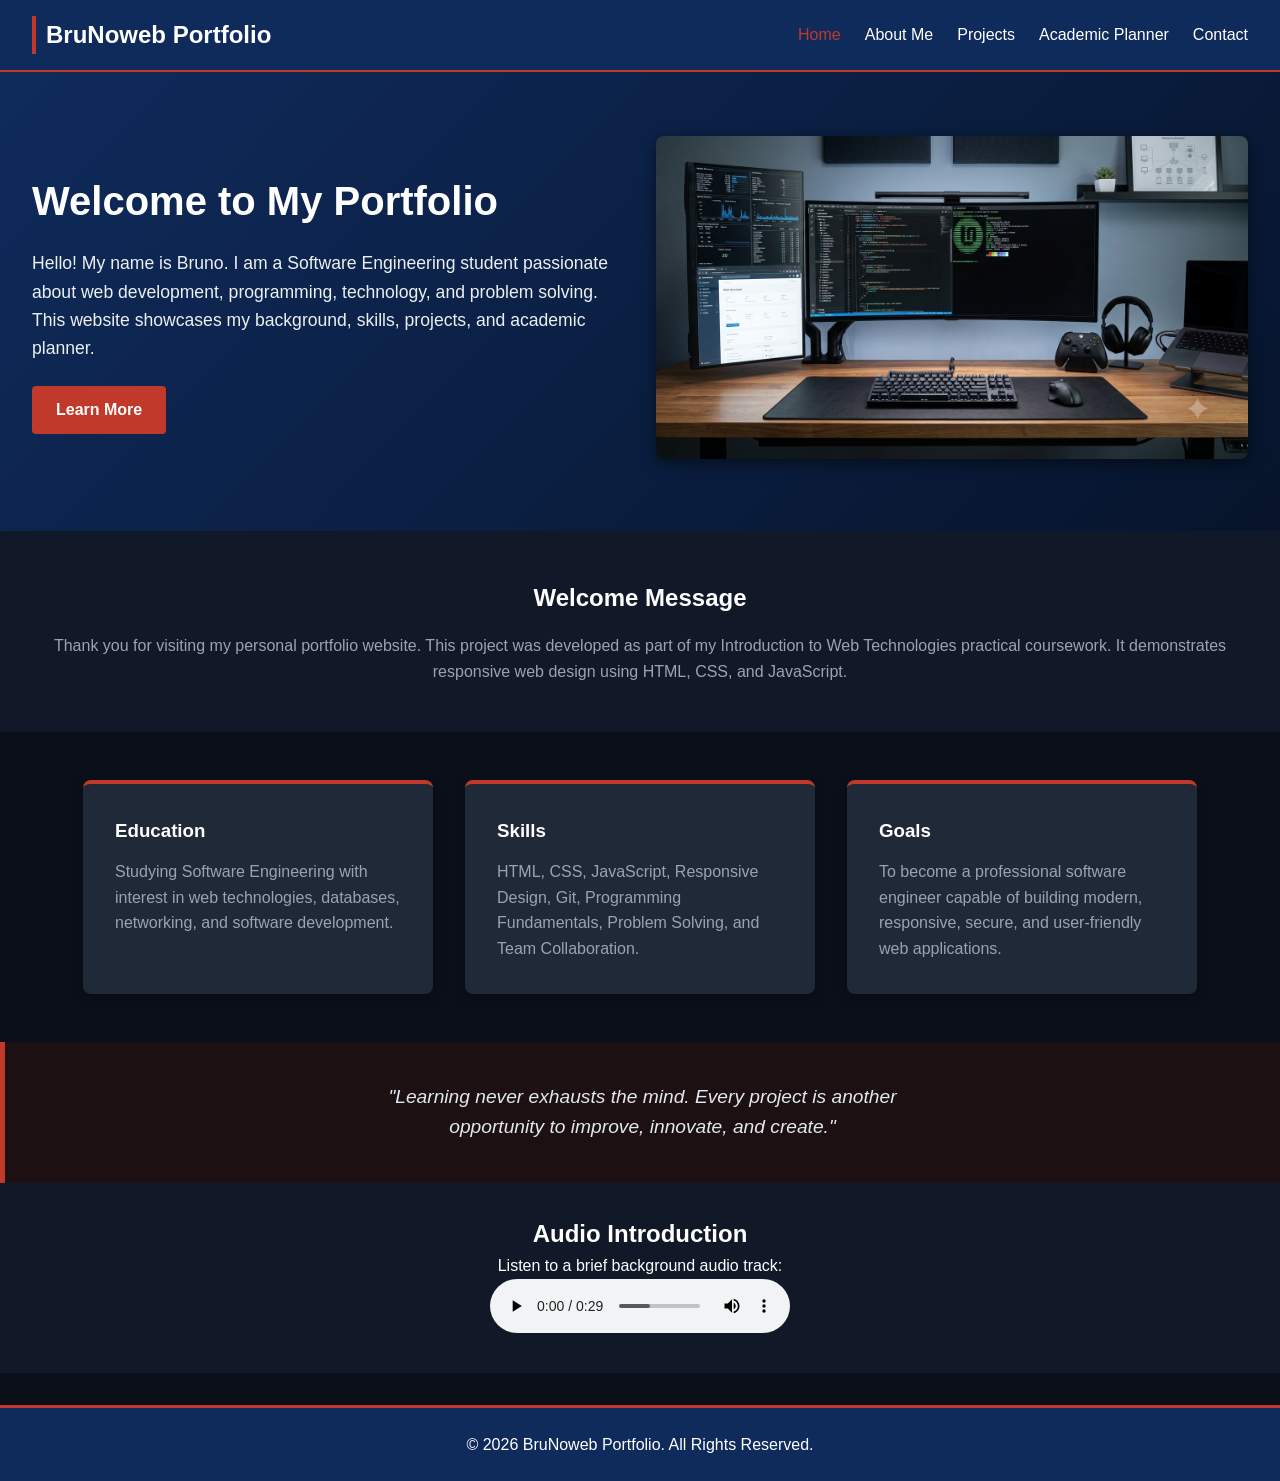
<file: index.html>
<!DOCTYPE html>
<html lang="en">
<head>
    <meta charset="UTF-8">
    <meta name="viewport" content="width=device-width, initial-scale=1.0">
    <title>Student Portfolio | Home</title>
    <link rel="stylesheet" href="style.css">
</head>
<body>

<header>
    <div class="logo">
        <h1>BruNoweb Portfolio</h1>
    </div>
    <nav>
        <input type="checkbox" id="menu-toggle">
        <label for="menu-toggle" class="menu-icon">☰</label>
        <ul class="nav-links">
            <li><a href="index.html" class="active">Home</a></li>
            <li><a href="about.html">About Me</a></li>
            <li><a href="projects.html">Projects</a></li>
            <li><a href="planner.html">Academic Planner</a></li>
            <li><a href="contact.html">Contact</a></li>
        </ul>
    </nav>
</header>

<section class="hero">
    <div class="hero-text">
        <h2>Welcome to My Portfolio</h2>
        <p>
            Hello! My name is Bruno. I am a Software Engineering student passionate about web development, programming, technology, and problem solving. This website showcases my background, skills, projects, and academic planner.
        </p>
        <a href="about.html" class="btn">Learn More</a>
    </div>
    <div class="hero-image">
        <img src="profile.jpg" alt="BruNoweb Portfolio Image">
    </div>
</section>

<section class="welcome">
    <h2>Welcome Message</h2>
    <p>
        Thank you for visiting my personal portfolio website. This project was developed as part of my Introduction to Web Technologies practical coursework. It demonstrates responsive web design using HTML, CSS, and JavaScript.
    </p>
</section>

<section class="highlights">
    <div class="card">
        <h3>Education</h3>
        <p>Studying Software Engineering with interest in web technologies, databases, networking, and software development.</p>
    </div>
    <div class="card">
        <h3>Skills</h3>
        <p>HTML, CSS, JavaScript, Responsive Design, Git, Programming Fundamentals, Problem Solving, and Team Collaboration.</p>
    </div>
    <div class="card">
        <h3>Goals</h3>
        <p>To become a professional software engineer capable of building modern, responsive, secure, and user-friendly web applications.</p>
    </div>
</section>

<section class="quote">
    <blockquote>
        "Learning never exhausts the mind. Every project is another opportunity to improve, innovate, and create."
    </blockquote>
</section>

<section class="multimedia" style="text-align: center; padding: 2rem; background-color: #fff;">
    <h2>Audio Introduction</h2>
    <p>Listen to a brief background audio track:</p>
    <audio controls>
        <source src="intro.mp3" type="audio/mpeg">
        Your browser does not support the audio element.
    </audio>
</section>

<footer>
    <p>&copy; 2026 BruNoweb Portfolio. All Rights Reserved.</p>
</footer>

<script src="script.js"></script>
</body>
</html>
</file>
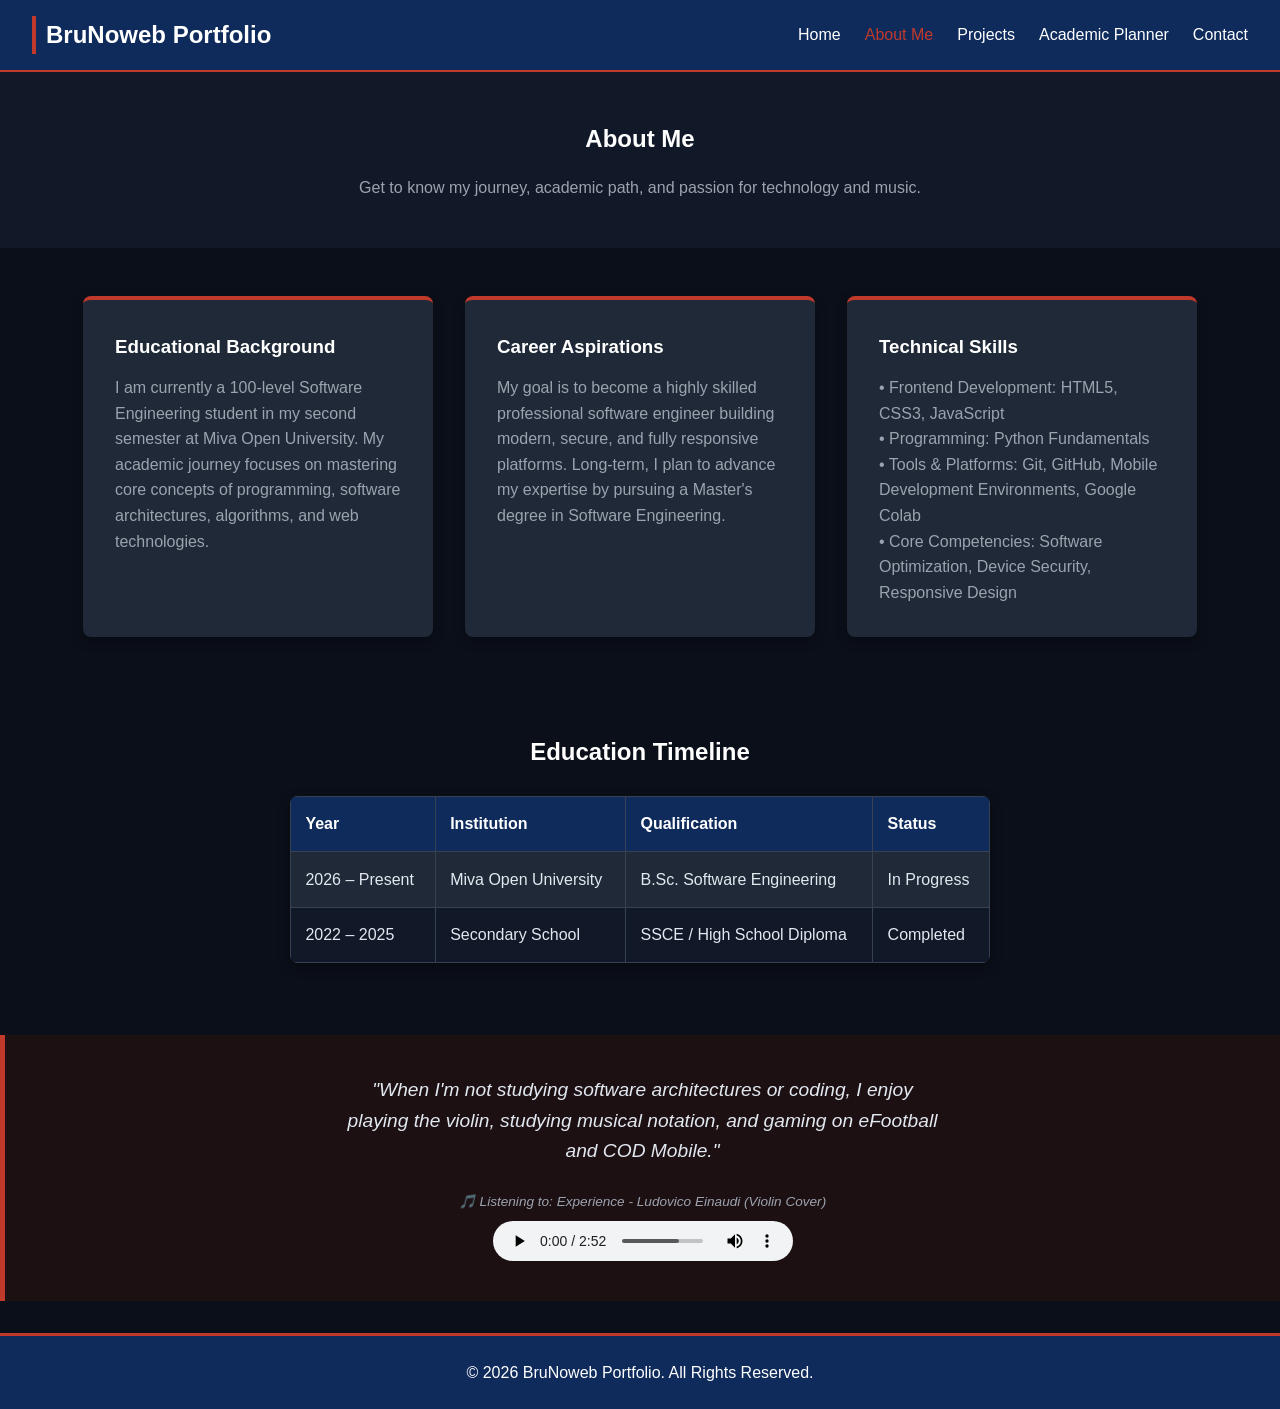
<file: about.html>
<!DOCTYPE html>
<html lang="en">
<head>
    <meta charset="UTF-8">
    <meta name="viewport" content="width=device-width, initial-scale=1.0">
    <title>About Me | BruNoweb Portfolio</title>
    <link rel="stylesheet" href="style.css">
</head>
<body>

<header>
    <div class="logo">
        <h1>BruNoweb Portfolio</h1>
    </div>
    <nav>
        <input type="checkbox" id="menu-toggle">
        <label for="menu-toggle" class="menu-icon">☰</label>
        <ul class="nav-links">
            <li><a href="index.html">Home</a></li>
            <li><a href="about.html" class="active">About Me</a></li>
            <li><a href="projects.html">Projects</a></li>
            <li><a href="planner.html">Academic Planner</a></li>
            <li><a href="contact.html">Contact</a></li>
        </ul>
    </nav>
</header>

<main>
    <section class="welcome">
        <h2>About Me</h2>
        <p>Get to know my journey, academic path, and passion for technology and music.</p>
    </section>

    <section class="highlights">
        <div class="card">
            <h3>Educational Background</h3>
            <p>
                I am currently a 100-level Software Engineering student in my second semester at Miva Open University. My academic journey focuses on mastering core concepts of programming, software architectures, algorithms, and web technologies.
            </p>
        </div>

        <div class="card">
            <h3>Career Aspirations</h3>
            <p>
                My goal is to become a highly skilled professional software engineer building modern, secure, and fully responsive platforms. Long-term, I plan to advance my expertise by pursuing a Master's degree in Software Engineering.
            </p>
        </div>

        <div class="card">
            <h3>Technical Skills</h3>
            <p>
                • Frontend Development: HTML5, CSS3, JavaScript<br>
                • Programming: Python Fundamentals<br>
                • Tools & Platforms: Git, GitHub, Mobile Development Environments, Google Colab<br>
                • Core Competencies: Software Optimization, Device Security, Responsive Design
            </p>
        </div>
    </section>

    <section class="welcome" style="background-color: #0b0f19;">
        <h2 style="color: #fff;">Education Timeline</h2>
        <table class="edu-table">
            <thead>
                <tr>
                    <th>Year</th>
                    <th>Institution</th>
                    <th>Qualification</th>
                    <th>Status</th>
                </tr>
            </thead>
            <tbody>
                <tr>
                    <td>2026 – Present</td>
                    <td>Miva Open University</td>
                    <td>B.Sc. Software Engineering</td>
                    <td>In Progress</td>
                </tr>
                <tr>
                    <td>2022 – 2025</td>
                    <td>Secondary School</td>
                    <td>SSCE / High School Diploma</td>
                    <td>Completed</td>
                </tr>
            </tbody>
        </table>
    </section>

    <section class="quote">
        <blockquote>
            "When I'm not studying software architectures or coding, I enjoy playing the violin, studying musical notation, and gaming on eFootball and COD Mobile."
        </blockquote>
        
        <!-- Native Audio Element playing Experience by Ludovico Einaudi (Violin Cover) -->
        <div style="margin-top: 1.5rem; text-align: center;">
            <p style="font-size: 0.85rem; color: #9ca3af; margin-bottom: 0.5rem;">🎵 Listening to: Experience - Ludovico Einaudi (Violin Cover)</p>
            <audio controls style="max-width: 100%; height: 40px; margin: 0 auto; display: block;">
                <source src="experience.mp3" type="audio/mpeg">
                Your browser does not support the audio element.
            </audio>
        </div>
    </section>
</main>

<footer>
    <p>&copy; 2026 BruNoweb Portfolio. All Rights Reserved.</p>
</footer>

<script src="script.js"></script>
</body>
</html>
</file>
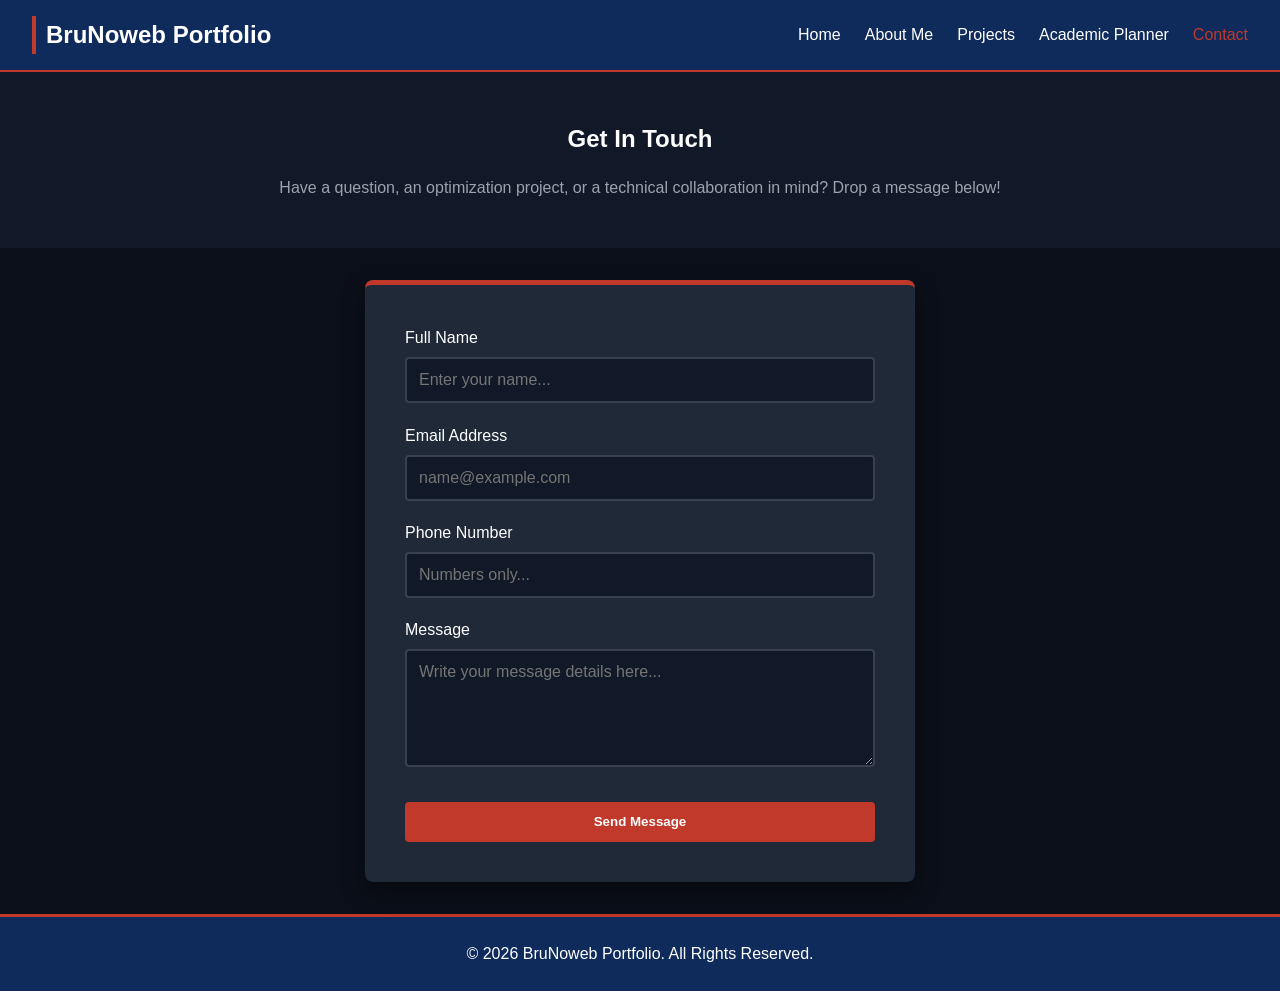
<file: contact.html>
<!DOCTYPE html>
<html lang="en">
<head>
    <meta charset="UTF-8">
    <meta name="viewport" content="width=device-width, initial-scale=1.0">
    <title>Contact Me | BruNoweb Portfolio</title>
    <link rel="stylesheet" href="style.css">
    <style>
        .form-container {
            max-width: 550px;
            margin: 2rem auto;
            background: #fff;
            padding: 2.5rem;
            border-radius: 8px;
            box-shadow: 0 4px 10px rgba(0,0,0,0.05);
            border-top: 5px solid #c0392b;
        }
        .form-group {
            margin-bottom: 1.2rem;
        }
        .form-group label {
            display: block;
            margin-bottom: 0.4rem;
            font-weight: 500;
            color: #0f2b5c;
        }
        .form-group input, .form-group textarea {
            width: 100%;
            padding: 0.75rem;
            border: 2px solid #ccc;
            border-radius: 4px;
            font-size: 1rem;
            box-sizing: border-box;
        }
        .form-group input:focus, .form-group textarea:focus {
            border-color: #0f2b5c;
            outline: none;
        }
        .error-message {
            color: #e74c3c;
            font-size: 0.85rem;
            margin-top: 0.3rem;
            display: none;
        }
    </style>
</head>
<body>

<header>
    <div class="logo">
        <h1>BruNoweb Portfolio</h1>
    </div>
    <nav>
        <input type="checkbox" id="menu-toggle">
        <label for="menu-toggle" class="menu-icon">☰</label>
        <ul class="nav-links">
            <li><a href="index.html">Home</a></li>
            <li><a href="about.html">About Me</a></li>
            <li><a href="projects.html">Projects</a></li>
            <li><a href="planner.html">Academic Planner</a></li>
            <li><a href="contact.html" class="active">Contact</a></li>
        </ul>
    </nav>
</header>

<section class="welcome">
    <h2>Get In Touch</h2>
    <p>Have a question, an optimization project, or a technical collaboration in mind? Drop a message below!</p>
</section>

<main style="padding: 0 1rem;">
    <div class="form-container">
        <form id="portfolio-contact-form">

            <div class="form-group">
                <label for="user-name">Full Name</label>
                <input type="text" id="user-name" placeholder="Enter your name...">
                <div id="name-error" class="error-message">Name cannot be left empty.</div>
            </div>

            <div class="form-group">
                <label for="user-email">Email Address</label>
                <input type="email" id="user-email" placeholder="name@example.com">
                <div id="email-error" class="error-message">Please enter a valid email format.</div>
            </div>

            <div class="form-group">
                <label for="user-phone">Phone Number</label>
                <input type="tel" id="user-phone" placeholder="Numbers only...">
                <div id="phone-error" class="error-message">Phone number must contain only numerical digits.</div>
            </div>

            <div class="form-group">
                <label for="user-message">Message</label>
                <textarea id="user-message" rows="5" placeholder="Write your message details here..."></textarea>
                <div id="message-error" class="error-message">Message section cannot be empty.</div>
            </div>

            <button type="submit" class="btn" style="width: 100%; padding: 0.8rem; margin-top: 0.5rem; border: none; cursor: pointer;">
                Send Message
            </button>

        </form>
    </div>
</main>

<footer>
    <p>&copy; 2026 BruNoweb Portfolio. All Rights Reserved.</p>
</footer>

<script src="script.js"></script>
</body>
</html>
</file>
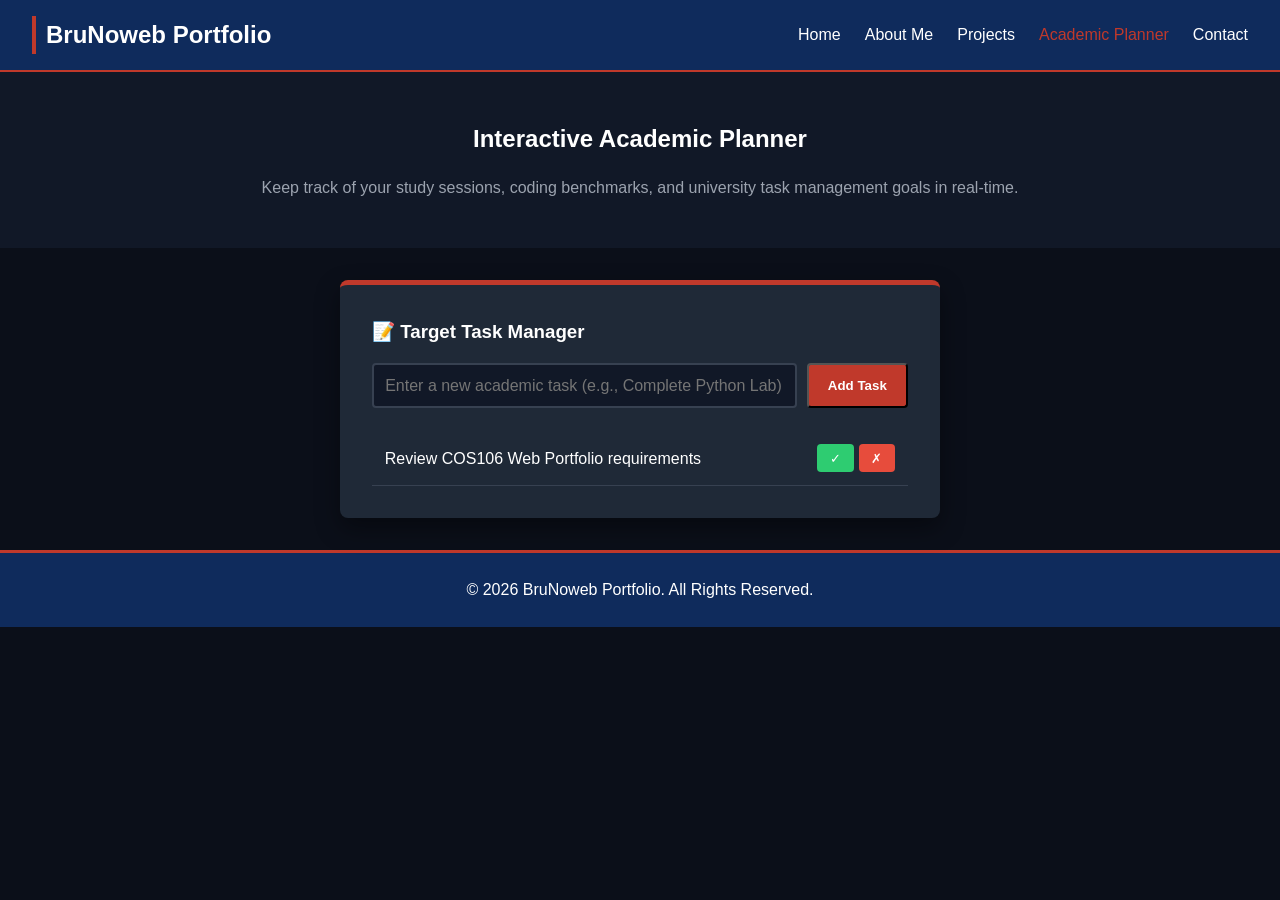
<file: planner.html>
<!DOCTYPE html>
<html lang="en">
<head>
    <meta charset="UTF-8">
    <meta name="viewport" content="width=device-width, initial-scale=1.0">
    <title>Academic Planner | BruNoweb Portfolio</title>
    <link rel="stylesheet" href="style.css">
    <style>
        .planner-container {
            max-width: 600px;
            margin: 2rem auto;
            background: #fff;
            padding: 2rem;
            border-radius: 8px;
            box-shadow: 0 4px 10px rgba(0,0,0,0.05);
            border-top: 5px solid #c0392b;
        }
        .input-group {
            display: flex;
            gap: 10px;
            margin-bottom: 1.5rem;
        }
        .input-group input {
            flex: 1;
            padding: 0.7rem;
            border: 2px solid #ccc;
            border-radius: 4px;
            font-size: 1rem;
        }
        .input-group input:focus {
            border-color: #0f2b5c;
            outline: none;
        }
        .task-list {
            list-style: none;
            padding: 0;
        }
        .task-item {
            display: flex;
            justify-content: space-between;
            align-items: center;
            padding: 0.8rem;
            border-bottom: 1px solid #eee;
            gap: 10px;
        }
        .task-item.completed span {
            text-decoration: line-through;
            color: #aaa;
        }
        .task-buttons {
            display: flex;
            gap: 5px;
        }
        .complete-btn {
            background-color: #2ecc71;
            color: white;
            border: none;
            padding: 0.4rem 0.8rem;
            border-radius: 4px;
            cursor: pointer;
        }
        .delete-btn {
            background-color: #e74c3c;
            color: white;
            border: none;
            padding: 0.4rem 0.8rem;
            border-radius: 4px;
            cursor: pointer;
        }
    </style>
</head>
<body>

<header>
    <div class="logo">
        <h1>BruNoweb Portfolio</h1>
    </div>
    <nav>
        <input type="checkbox" id="menu-toggle">
        <label for="menu-toggle" class="menu-icon">☰</label>
        <ul class="nav-links">
            <li><a href="index.html">Home</a></li>
            <li><a href="about.html">About Me</a></li>
            <li><a href="projects.html">Projects</a></li>
            <li><a href="planner.html" class="active">Academic Planner</a></li>
            <li><a href="contact.html">Contact</a></li>
        </ul>
    </nav>
</header>

<section class="welcome">
    <h2>Interactive Academic Planner</h2>
    <p>Keep track of your study sessions, coding benchmarks, and university task management goals in real-time.</p>
</section>

<main style="padding: 0 1rem;">
    <div class="planner-container">
        <h3 style="color: #0f2b5c; margin-bottom: 1rem;">📝 Target Task Manager</h3>

        <div class="input-group">
            <input type="text" id="task-input" placeholder="Enter a new academic task (e.g., Complete Python Lab)...">
            <button id="add-btn" class="btn" style="padding: 0.7rem 1.2rem; margin: 0;">Add Task</button>
        </div>

        <ul id="task-list" class="task-list">
            <li class="task-item">
                <span>Review COS106 Web Portfolio requirements</span>
                <div class="task-buttons">
                    <button class="complete-btn">✓</button>
                    <button class="delete-btn">✗</button>
                </div>
            </li>
        </ul>
    </div>
</main>

<footer>
    <p>&copy; 2026 BruNoweb Portfolio. All Rights Reserved.</p>
</footer>

<script src="script.js"></script>
</body>
</html>
</file>
<file: style.css>
/* Base Layout Reset */
* {
    margin: 0;
    padding: 0;
    box-sizing: border-box;
    font-family: 'Segoe UI', Tahoma, Geneva, Verdana, sans-serif;
}

body {
    background-color: #0b0f19; /* Enhanced deep black/dark navy background */
    color: #e2e8f0; /* Crisp white-gray text for readability */
    line-height: 1.6;
}

/* Header Elements */
header {
    background-color: #0f2b5c; /* Preserved Blue */
    color: #fff;
    padding: 1rem 2rem;
    display: flex;
    justify-content: space-between;
    align-items: center;
    position: sticky;
    top: 0;
    z-index: 100;
    border-bottom: 2px solid #c0392b; /* Preserved Red */
}

.logo h1 {
    font-size: 1.5rem;
    border-left: 4px solid #c0392b; /* Preserved Red */
    padding-left: 10px;
}

nav {
    display: flex;
    align-items: center;
}

.nav-links {
    list-style: none;
    display: flex;
    gap: 1.5rem;
}

.nav-links a {
    color: #fff;
    text-decoration: none;
    font-weight: 500;
    transition: color 0.3s;
}

.nav-links a:hover, .nav-links a.active {
    color: #c0392b; /* Preserved Red */
}

#menu-toggle, .menu-icon {
    display: none;
}

/* Hero Section */
.hero {
    display: flex;
    flex-wrap: wrap;
    align-items: center;
    justify-content: space-between;
    padding: 4rem 2rem;
    background: linear-gradient(135deg, #0f2b5c, #07142b); /* Deep blue to dark gradient */
    color: #fff;
    gap: 2rem;
}

.hero-text {
    flex: 1;
    min-width: 300px;
}

.hero-text h2 {
    font-size: 2.5rem;
    margin-bottom: 1rem;
}

.hero-text p {
    margin-bottom: 1.5rem;
    font-size: 1.1rem;
    color: #ecf0f1;
}

.btn {
    display: inline-block;
    background-color: #c0392b; /* Preserved Red */
    color: #fff;
    padding: 0.7rem 1.5rem;
    text-decoration: none;
    border-radius: 4px;
    font-weight: bold;
    transition: background 0.3s, transform 0.2s;
}

.btn:hover {
    background-color: #a62c22;
    transform: translateY(-2px); /* Subtle lift on buttons */
}

.hero-image {
    flex: 1;
    min-width: 300px;
    text-align: center;
}

.hero-image img {
    max-width: 100%;
    height: auto;
    border-radius: 8px;
    box-shadow: 0 4px 15px rgba(0,0,0,0.5);
}

/* Page Intro Sections */
.welcome {
    padding: 3rem 2rem;
    text-align: center;
    background-color: #111827; /* Enhanced dark charcoal instead of white */
}

.welcome h2 {
    margin-bottom: 1rem;
    color: #fff;
}

.welcome p {
    color: #9ca3af;
}

/* ==========================================
   🎬 FLOATING UPWARD ANIMATION EFFECT
   ========================================== */
@keyframes floatUp {
    from {
        opacity: 0;
        transform: translateY(25px); /* Starts lower down */
    }
    to {
        opacity: 1;
        transform: translateY(0); /* Glides perfectly up to place */
    }
}

/* Apply the float animation to main containers when a new page loads */
main, .highlights, .projects-grid, .planner-container, .form-container {
    animation: floatUp 0.6s ease-out forwards;
}

/* Grid & Layout Frameworks */
.highlights {
    display: flex;
    flex-wrap: wrap;
    gap: 2rem;
    padding: 3rem 2rem;
    justify-content: center;
}

.projects-grid {
    display: grid;
    grid-template-columns: repeat(auto-fit, minmax(280px, 1fr));
    gap: 2rem;
    padding: 3rem 2rem;
    max-width: 1200px;
    margin: 0 auto;
}

/* Card Styling - Dark Mode Edition */
.card {
    background: #1f2937; /* Matte dark gray background */
    padding: 2rem;
    border-radius: 8px;
    flex: 1;
    min-width: 250px;
    max-width: 350px;
    box-shadow: 0 4px 12px rgba(0,0,0,0.3);
    border-top: 4px solid #c0392b; /* Preserved Red border */
    color: #e2e8f0;
    transition: transform 0.3s ease, box-shadow 0.3s ease;
}

.card:hover {
    transform: translateY(-8px); /* Hover lift matches the theme */
    box-shadow: 0 12px 24px rgba(15, 43, 92, 0.4); /* Glowing blue shadow tint */
}

.card h3 {
    margin-bottom: 0.8rem;
    color: #fff;
}

.card p {
    color: #9ca3af;
}

/* Table Styling - Dark Mode Edition */
.edu-table {
    width: 100%;
    max-width: 700px;
    margin: 1.5rem auto;
    border-collapse: collapse;
    background: #1f2937;
    box-shadow: 0 4px 12px rgba(0,0,0,0.4);
    border-radius: 8px;
    overflow: hidden;
}

.edu-table thead {
    background: #0f2b5c; /* Preserved Blue header */
    color: #fff;
}

.edu-table th,
.edu-table td {
    padding: 0.9rem;
    border: 1px solid #374151;
    text-align: left;
}

.edu-table tbody tr:nth-child(even) {
    background: #111827;
}

.edu-table tbody tr:hover {
    background: #2563eb22; /* Slight blue hover highlight */
    transition: background 0.3s;
}

/* Quote Section */
.quote {
    background-color: #1c1012; /* Very deep dark red tint to replace the pinkish background */
    padding: 2.5rem 2rem;
    text-align: center;
    font-style: italic;
    border-left: 5px solid #c0392b;
}

blockquote {
    font-size: 1.2rem;
    color: #e2e8f0;
    max-width: 600px;
    margin: 0 auto;
}

/* Interactive Page Form & Planner Wrappers */
.form-container, .planner-container {
    background: #1f2937 !important;
    color: #fff !important;
    box-shadow: 0 10px 25px rgba(0,0,0,0.4) !important;
}

.form-group label, .planner-container h3 {
    color: #fff !important;
}

.form-group input, .form-group textarea, .input-group input {
    background-color: #111827 !important;
    border: 2px solid #374151 !important;
    color: #fff !important;
}

.form-group input:focus, .form-group textarea:focus, .input-group input:focus {
    border-color: #2563eb !important;
}

.task-item {
    border-bottom: 1px solid #374151 !important;
    color: #fff !important;
}

/* Multimedia Area */
.multimedia {
    background-color: #111827 !important;
    color: #fff !important;
}

/* Footer Section */
footer {
    background-color: #0f2b5c; /* Preserved Blue */
    color: #fff;
    text-align: center;
    padding: 1.5rem;
    margin-top: 2rem;
    border-top: 3px solid #c0392b; /* Preserved Red */
}

/* Media Queries for Responsive Design */
@media (max-width: 768px) {
    .menu-icon {
        display: block;
        font-size: 1.8rem;
        color: #fff;
        cursor: pointer;
    }

    .nav-links {
        display: none;
        flex-direction: column;
        width: 100%;
        position: absolute;
        top: 60px;
        left: 0;
        background-color: #0f2b5c;
        padding: 1rem;
        box-shadow: 0 4px 6px rgba(0,0,0,0.3);
    }

    .nav-links li {
        text-align: center;
        margin: 0.5rem 0;
    }

    #menu-toggle:checked ~ .nav-links {
        display: flex;
    }

    .hero-text h2 {
        font-size: 1.8rem;
    }

    .highlights {
        flex-direction: column;
        align-items: center;
    }

    .projects-grid {
        grid-template-columns: 1fr;
        padding: 2rem 1rem;
    }

    .edu-table {
        font-size: 0.85rem;
    }

    .edu-table th,
    .edu-table td {
        padding: 0.6rem;
    }
}
</file>
